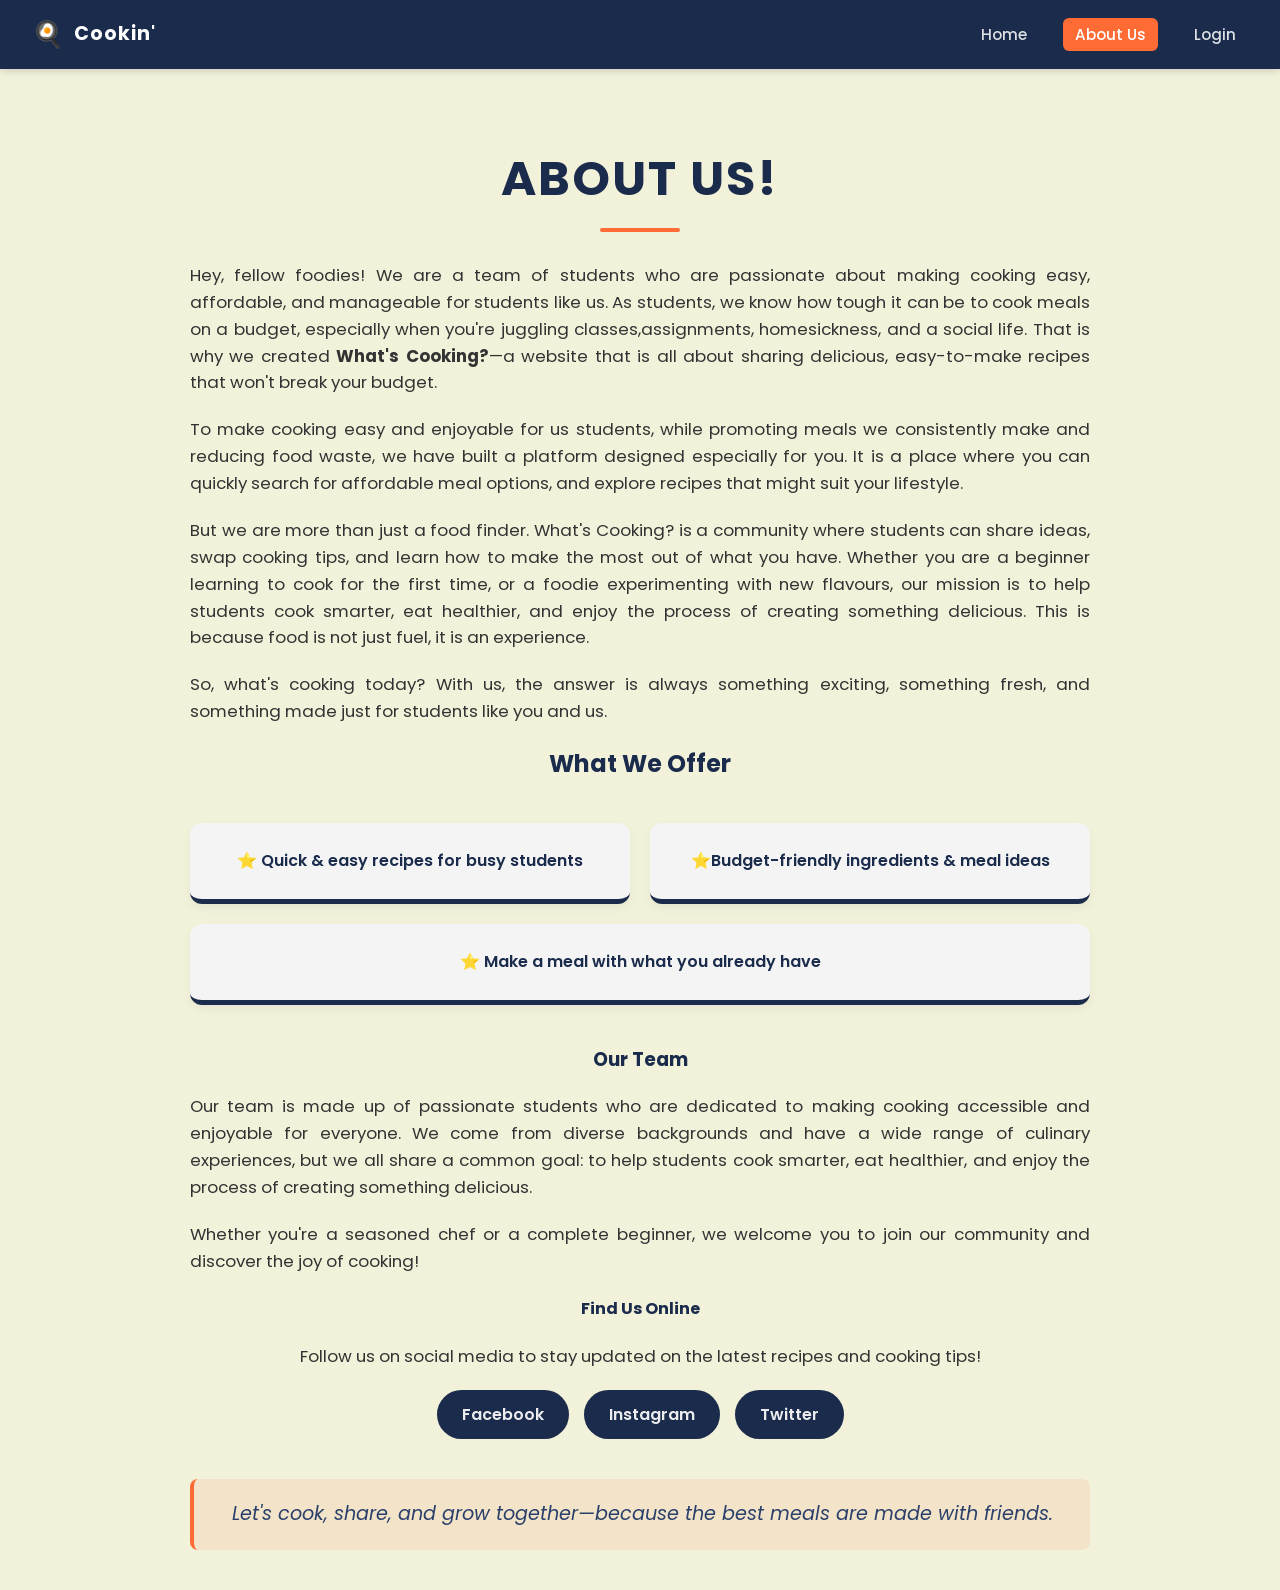
<file: aboutuspage.html>
<!DOCTYPE html>
<html lang="en">
<head>
    <meta charset="UTF-8">
    <meta name="viewport" content="width=device-width, initial-scale=1.0">
    <title>What's Cooking - About Us</title>
    <link href="https://fonts.googleapis.com/css2?family=Poppins:wght@300;400;600;700&display=swap" rel="stylesheet">
    
    <style>
        /* --- Color Palette & Global Variables --- */
        :root {
            --navy: #1A2B4C;
            --navy-light: #2A406B;
            --orange: #FF6B35;
            --orange-hover: #E85A28;
            --bg-color: #f2f1da;
            --text-main: #333333;
            --white: #f5f5f5f5;
        }

        /* --- Global Styles --- */
        body {
            font-family: 'Poppins', sans-serif;
            background-color: var(--bg-color);
            color: var(--text-main);
            line-height: 1.6;
            margin: 0;
            padding: 0;
        }

        .container {
            max-width: 900px;
            margin: 0 auto;
            padding: 40px 20px;
        }

        /* --- Typography --- */
        h1, h2, h3, h4 {
            color: var(--navy);
            text-align: center;
        }

        h1 {
            font-size: 3em;
            margin-bottom: 10px;
            text-transform: uppercase;
            letter-spacing: 2px;
        }

        /* Custom underline for main heading */
        h1::after {
            content: '';
            display: block;
            width: 80px;
            height: 4px;
            background: var(--orange);
            margin: 10px auto 30px;
            border-radius: 2px;
        }

        p {
            font-size: 1.05em;
            margin-bottom: 20px;
            text-align: justify;
        }

        /* --- Header image --- */
        .header-img {
            display: block;
            margin: 0 auto 30px;
            border-radius: 50%;
            border: 5px solid var(--orange);
            box-shadow: 0 8px 20px rgba(26, 43, 76, 0.2);
            transition: transform 0.4s ease, box-shadow 0.4s ease;
        }

        /* Interactive pulse effect on logo hover */
        .header-img:hover {
            transform: scale(1.05) rotate(3deg);
            box-shadow: 0 12px 25px rgba(255, 107, 53, 0.4);
        }

        /* --- Interactive Cards (What We Offer) --- */
        .offer-container {
            display: flex;
            justify-content: space-between;
            gap: 20px;
            margin: 40px 0;
            flex-wrap: wrap;
        }

        .offer-card {
            background: var(--white);
            flex: 1;
            min-width: 250px;
            padding: 25px 20px;
            border-radius: 12px;
            text-align: center;
            font-weight: 600;
            color: var(--navy);
            border-bottom: 5px solid var(--navy);
            box-shadow: 0 4px 10px rgba(0,0,0,0.05);
            transition: all 0.3s ease;
            cursor: default;
        }

        /* Hover effect lifts the card and changes border color */
        .offer-card:hover {
            transform: translateY(-10px);
            border-bottom: 5px solid var(--orange);
            box-shadow: 0 10px 20px rgba(255, 107, 53, 0.15);
            color: var(--orange);
        }

        /* --- Social Media Links --- */
        .social-links {
            list-style: none;
            padding: 0;
            display: flex;
            justify-content: center;
            gap: 15px;
            margin-bottom: 40px;
        }

        .social-links li a {
            display: inline-block;
            background-color: var(--navy);
            color: var(--white);
            text-decoration: none;
            padding: 12px 25px;
            border-radius: 30px;
            font-weight: 600;
            transition: background-color 0.3s ease, transform 0.3s ease;
        }

        .social-links li a:hover {
            background-color: var(--orange);
            transform: translateY(-3px);
            box-shadow: 0 5px 15px rgba(255, 107, 53, 0.3);
        }

        .footer-note {
            text-align: center;
            font-size: 1.2em;
            font-style: italic;
            color: var(--navy-light);
            background: rgba(255, 107, 53, 0.1);
            padding: 20px;
            border-radius: 8px;
            border-left: 4px solid var(--orange);
        }

         /* --- Navigation Bar --- */
        .site-nav {
            background-color: #1A2B4C;
            display: flex;
            align-items: center;
            justify-content: space-between;
            padding: 14px 32px;
            box-shadow: 0 2px 8px rgba(0,0,0,0.15);
            position: sticky;
            top: 0;
            z-index: 100;
            width: 100%;
            box-sizing: border-box;
        }

        .nav-logo {
            display: flex;
            align-items: center;
            gap: 10px;
            text-decoration: none;
        }

        .nav-logo .logo-icon { font-size: 1.6em; }

        .nav-logo .logo-text {
            font-size: 1.2em;
            font-weight: 700;
            color: #ffffff;
            letter-spacing: 1px;
        }

        .nav-links {
            display: flex !important;
            gap: 24px;
            list-style: none;
            margin: 0;
            padding: 0;
        }

        .nav-links a {
            color: rgba(255,255,255,0.85);
            text-decoration: none;
            font-weight: 500;
            font-size: 0.95em;
            padding: 6px 12px;
            border-radius: 6px;
            transition: background 0.2s, color 0.2s;
        }

        .nav-links a:hover,
        .nav-links a.active {
            background-color: #FF6B35;
            color: #ffffff;
        }
        
    </style>
</head>
<body>

     <!-- Navigation Bar -->
    <nav class="site-nav">
        <a href="index.html" class="nav-logo">
            <span class="logo-icon">🍳</span>
            <span class="logo-text">Cookin'</span>
        </a>
        <ul class="nav-links">
            <li><a href="index.html">Home</a></li>
            <li><a href="aboutuspage.html" class="active">About Us</a></li>
            <li><a href="login.html">Login</a></li>
        </ul>
    </nav>

    <div class="container">
        <h1>About Us!</h1>
        
        <p>Hey, fellow foodies! We are a team of students who are passionate about making cooking easy, affordable, and manageable for students like us. As students, we know how tough it can be to cook meals on a budget, especially when you're juggling classes,assignments, homesickness, and a social life. That is why we created <strong>What's Cooking?</strong>—a website that is all about sharing delicious, easy-to-make recipes that won't break your budget.</p>
        
        <p>To make cooking easy and enjoyable for us students, while promoting meals we consistently make and reducing food waste, we have built a platform designed especially for you. It is a place where you can quickly search for affordable meal options, and explore recipes that might suit your lifestyle.</p>
        
        <p>But we are more than just a food finder. What's Cooking? is a community where students can share ideas, swap cooking tips, and learn how to make the most out of what you have. Whether you are a beginner learning to cook for the first time, or a foodie experimenting with new flavours, our mission is to help students cook smarter, eat healthier, and enjoy the process of creating something delicious. This is because food is not just fuel, it is an experience.</p>
        
        <p>So, what's cooking today? With us, the answer is always something exciting, something fresh, and something made just for students like you and us.</p>
        
        <h2>What We Offer</h2>
        <div class="offer-container">
            <div class="offer-card">⭐ Quick & easy recipes for busy students</div>
            <div class="offer-card"> ⭐Budget-friendly ingredients & meal ideas</div>
            <div class="offer-card">⭐ Make a meal with what you already have</div>
        </div>

        <h3>Our Team</h3>
        <p>Our team is made up of passionate students who are dedicated to making cooking accessible and enjoyable for everyone. We come from diverse backgrounds and have a wide range of culinary experiences, but we all share a common goal: to help students cook smarter, eat healthier, and enjoy the process of creating something delicious.</p>
        <p>Whether you're a seasoned chef or a complete beginner, we welcome you to join our community and discover the joy of cooking!</p>
             
        <h4>Find Us Online</h4>
        <p style="text-align: center;">Follow us on social media to stay updated on the latest recipes and cooking tips!</p>
        <ul class="social-links">
            <li><a href="#"="_blank">Facebook</a></li>
            <li><a href="#"="_blank">Instagram</a></li>
            <li><a href="#"="_blank">Twitter</a></li>
        </ul>

        <div class="footer-note">
            Let's cook, share, and grow together—because the best meals are made with friends.
        </div>
    </div>

</body>
</html>
</file>
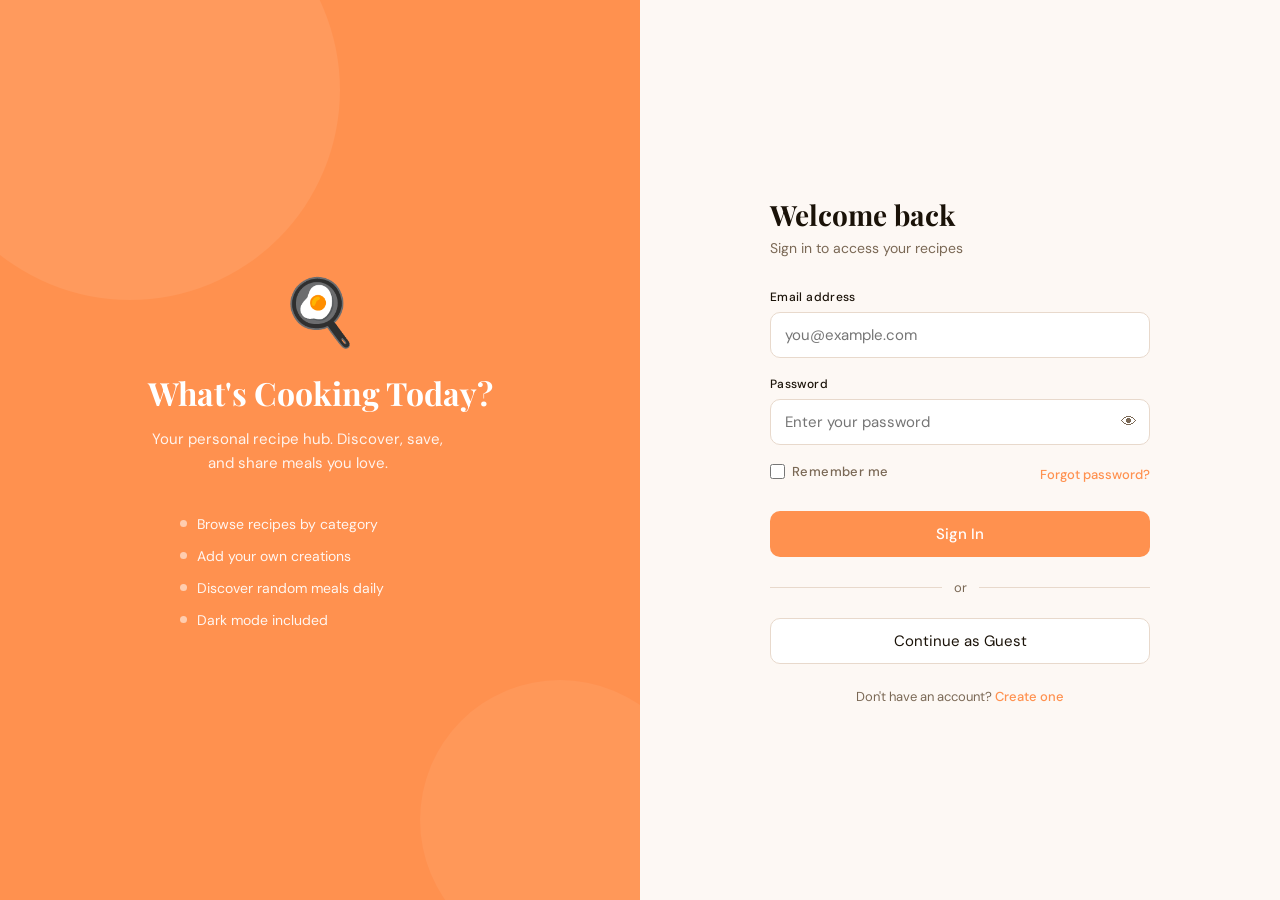
<file: login.html>
<!DOCTYPE html>
<html lang="en">
<head>
    <meta charset="UTF-8" />
    <meta name="viewport" content="width=device-width, initial-scale=1.0" />
    <title>Login — What's Cooking Today?</title>
    <link rel="preconnect" href="https://fonts.googleapis.com">
    <link href="https://fonts.googleapis.com/css2?family=Playfair+Display:wght@700&family=DM+Sans:wght@400;500&display=swap" rel="stylesheet">
    <style>
        *, *::before, *::after { box-sizing: border-box; margin: 0; padding: 0; }

        body {
            font-family: 'DM Sans', Arial, sans-serif;
            background-color: #fdf8f4;
            min-height: 100vh;
            display: grid;
            grid-template-columns: 1fr 1fr;
        }

        .panel-left {
            background-color: #ff914f;
            display: flex;
            flex-direction: column;
            justify-content: center;
            align-items: center;
            padding: 60px 48px;
            position: relative;
            overflow: hidden;
        }

        .panel-left::before {
            content: '';
            position: absolute;
            width: 420px; height: 420px;
            border-radius: 50%;
            background: rgba(255,255,255,0.08);
            top: -120px; left: -80px;
        }

        .panel-left::after {
            content: '';
            position: absolute;
            width: 280px; height: 280px;
            border-radius: 50%;
            background: rgba(255,255,255,0.06);
            bottom: -60px; right: -60px;
        }

        .brand { position: relative; z-index: 1; text-align: center; color: white; }
        .brand-emoji { font-size: 64px; display: block; margin-bottom: 20px; }
        .brand h1 { font-family: 'Playfair Display', serif; font-size: 32px; line-height: 1.2; margin-bottom: 14px; }
        .brand p { font-size: 15px; opacity: 0.9; line-height: 1.6; max-width: 300px; }

        .features { margin-top: 40px; display: flex; flex-direction: column; gap: 14px; width: 100%; max-width: 280px; position: relative; z-index: 1; }
        .feat { display: flex; align-items: center; gap: 10px; color: white; font-size: 14px; opacity: 0.92; }
        .feat-dot { width: 7px; height: 7px; border-radius: 50%; background: rgba(255,255,255,0.6); flex-shrink: 0; }

        .panel-right {
            display: flex;
            flex-direction: column;
            justify-content: center;
            align-items: center;
            padding: 60px 48px;
            background: #fdf8f4;
        }

        .login-box { width: 100%; max-width: 380px; }
        .login-box h2 { font-family: 'Playfair Display', serif; font-size: 28px; color: #1a1208; margin-bottom: 6px; }
        .login-box .subtitle { color: #7a6855; font-size: 14px; margin-bottom: 32px; }

        .error-msg {
            background: #fff0f0; border: 1px solid #f5c0c0; border-radius: 8px;
            padding: 10px 14px; font-size: 13px; color: #c0392b;
            margin-bottom: 18px; display: none;
        }

        .form-group { margin-bottom: 18px; }
        label { display: block; font-size: 12px; font-weight: 500; color: #1a1208; margin-bottom: 7px; letter-spacing: 0.03em; }

        input[type="email"],
        input[type="password"],
        input[type="text"] {
            width: 100%; padding: 12px 14px;
            border: 1.5px solid #e8d9cc; border-radius: 10px;
            font-size: 15px; font-family: inherit;
            background: white; color: #1a1208; outline: none;
            transition: border-color 0.2s, box-shadow 0.2s;
        }

        input:focus { border-color: #ff914f; box-shadow: 0 0 0 3px rgba(255,145,79,0.14); }

        .password-wrapper { position: relative; }
        .password-wrapper input { padding-right: 44px; }
        .toggle-password {
            position: absolute; right: 13px; top: 50%; transform: translateY(-50%);
            background: none; border: none; cursor: pointer; color: #7a6855; font-size: 16px; padding: 0;
        }

        .row { display: flex; justify-content: space-between; align-items: center; margin-bottom: 24px; }
        .remember { display: flex; align-items: center; gap: 7px; font-size: 13px; color: #7a6855; cursor: pointer; }
        .remember input[type="checkbox"] { width: 15px; height: 15px; accent-color: #ff914f; cursor: pointer; }
        .forgot { font-size: 13px; color: #ff914f; text-decoration: none; font-weight: 500; }
        .forgot:hover { text-decoration: underline; }

        .btn-login {
            width: 100%; padding: 13px; background: #ff914f; color: white;
            border: none; border-radius: 10px; font-size: 15px; font-weight: 500;
            font-family: inherit; cursor: pointer; transition: background 0.2s;
        }
        .btn-login:hover { background: #e07030; }
        .btn-login:active { transform: scale(0.98); }

        .divider {
            display: flex; align-items: center; gap: 12px;
            margin: 22px 0; color: #7a6855; font-size: 13px;
        }
        .divider::before, .divider::after { content: ''; flex: 1; height: 1px; background: #e8d9cc; }

        .btn-guest {
            width: 100%; padding: 12px; background: white; color: #1a1208;
            border: 1.5px solid #e8d9cc; border-radius: 10px; font-size: 15px;
            font-family: inherit; cursor: pointer; text-decoration: none;
            display: block; text-align: center; transition: border-color 0.2s, background 0.2s;
        }
        .btn-guest:hover { border-color: #ff914f; background: #fff3ec; }

        .signup-link { text-align: center; margin-top: 24px; font-size: 13px; color: #7a6855; }
        .signup-link a { color: #ff914f; font-weight: 500; text-decoration: none; }
        .signup-link a:hover { text-decoration: underline; }

        @media (max-width: 680px) {
            body { grid-template-columns: 1fr; }
            .panel-left { display: none; }
            .panel-right { padding: 48px 24px; }
        }
    </style>
</head>
<body>
    <div class="panel-left">
        <div class="brand">
            <span class="brand-emoji">🍳</span>
            <h1>What's Cooking Today?</h1>
            <p>Your personal recipe hub. Discover, save, and share meals you love.</p>
        </div>
        <div class="features">
            <div class="feat"><div class="feat-dot"></div><span>Browse recipes by category</span></div>
            <div class="feat"><div class="feat-dot"></div><span>Add your own creations</span></div>
            <div class="feat"><div class="feat-dot"></div><span>Discover random meals daily</span></div>
            <div class="feat"><div class="feat-dot"></div><span>Dark mode included</span></div>
        </div>
    </div>

    <div class="panel-right">
        <div class="login-box">
            <h2>Welcome back</h2>
            <p class="subtitle">Sign in to access your recipes</p>

            <div class="error-msg" id="errorMsg"></div>

            <div class="form-group">
                <label for="email">Email address</label>
                <input type="email" id="email" placeholder="you@example.com" autocomplete="email" />
            </div>

            <div class="form-group">
                <label for="password">Password</label>
                <div class="password-wrapper">
                    <input type="password" id="password" placeholder="Enter your password" autocomplete="current-password" />
                    <button class="toggle-password" id="togglePwd" type="button" aria-label="Toggle password visibility">👁</button>
                </div>
            </div>

            <div class="row">
                <label class="remember">
                    <input type="checkbox" id="remember" /> Remember me
                </label>
                <a href="#" class="forgot">Forgot password?</a>
            </div>

            <button class="btn-login" id="loginBtn">Sign In</button>

            <div class="divider">or</div>

            <a href="index.html" class="btn-guest">Continue as Guest</a>

            <p class="signup-link">Don't have an account? <a href="#">Create one</a></p>
        </div>
    </div>

    <script>
        document.getElementById('togglePwd').addEventListener('click', function () {
            const pwd = document.getElementById('password');
            const show = pwd.type === 'password';
            pwd.type = show ? 'text' : 'password';
            this.textContent = show ? '🙈' : '👁';
        });

        function showError(msg) {
            const el = document.getElementById('errorMsg');
            el.textContent = msg;
            el.style.display = 'block';
        }

        document.getElementById('loginBtn').addEventListener('click', function () {
            const email    = document.getElementById('email').value.trim();
            const password = document.getElementById('password').value;
            document.getElementById('errorMsg').style.display = 'none';

            if (!email || !password) {
                showError('Please enter your email and password.');
                return;
            }
            if (!email.includes('@')) {
                showError('Please enter a valid email address.');
                return;
            }
            if (password.length < 6) {
                showError('Password must be at least 6 characters.');
                return;
            }

            // Demo login — replace with real auth when ready
            window.location.href = 'index.html';
        });

        document.addEventListener('keydown', function (e) {
            if (e.key === 'Enter') document.getElementById('loginBtn').click();
        });
    </script>
</body>
</html>
</file>
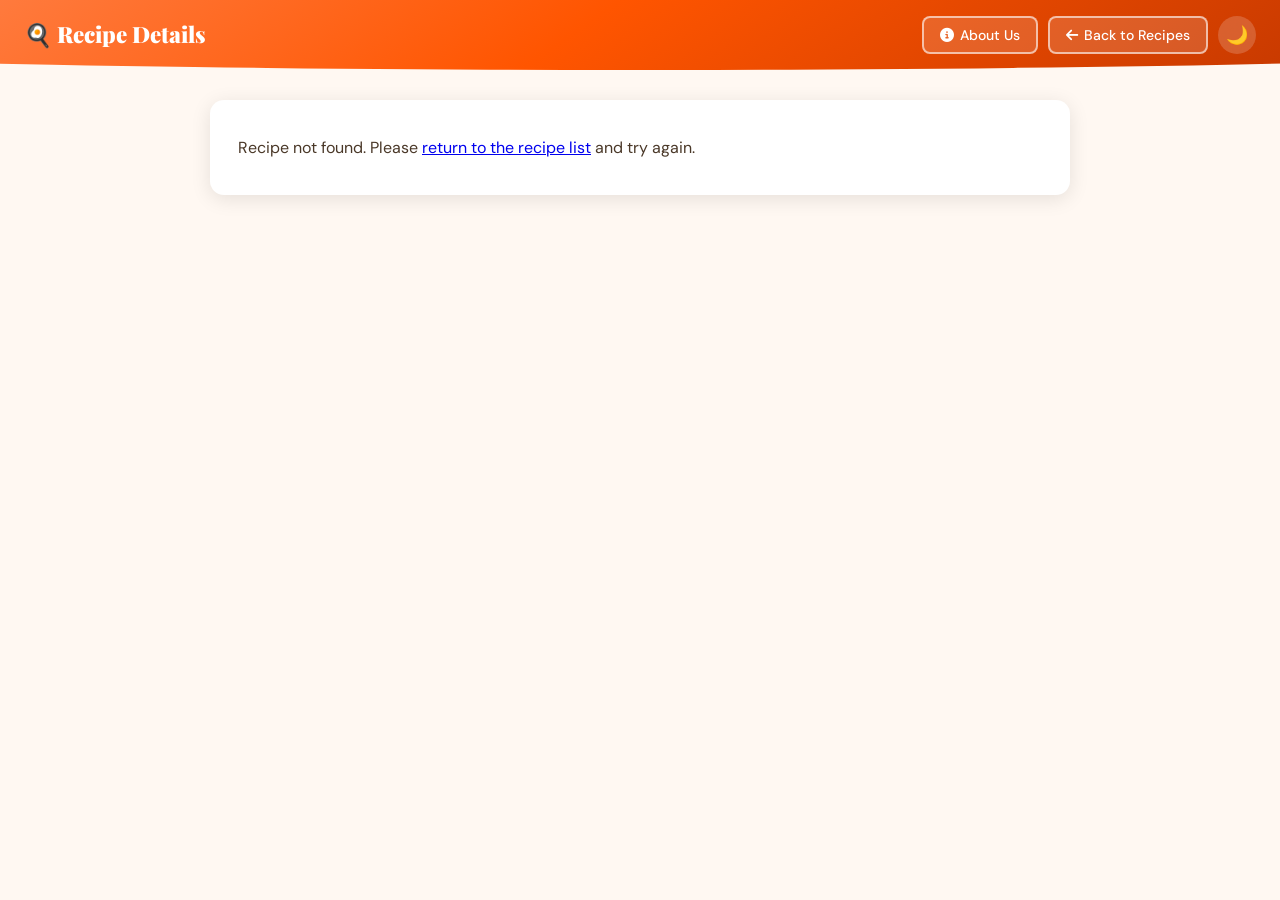
<file: recipe-detail.html>
﻿<!DOCTYPE html>
<html lang="en">
 <head>
    <meta charset="UTF-8">
    <meta name="viewport" content="width=device-width, initial-scale=1.0">
    <title>Recipe Details</title>
    <link rel="stylesheet" href="styles.css">
    <link rel="preconnect" href="https://fonts.googleapis.com">
    <link href="https://fonts.googleapis.com/css2?family=Playfair+Display:wght@700&family=DM+Sans:wght@300;400;500;600&display=swap" rel="stylesheet">
    <link rel="stylesheet" href="https://cdnjs.cloudflare.com/ajax/libs/font-awesome/6.5.0/css/all.min.css">
    <style>
        .detail-header {
            display: flex;
            flex-wrap: wrap;
            justify-content: space-between;
            align-items: center;
            padding: 16px 24px;
            background: linear-gradient(145deg, #ff7a3d 0%, #ff5500 45%, #c93a00 100%);
            color: white;
            gap: 12px;
        }
        .detail-header h1 {
            font-family: 'Playfair Display', serif;
            font-size: 1.4rem;
            margin: 0;
        }
        .header-controls {
            display: flex;
            gap: 10px;
            align-items: center;
        }
        .back-btn {
            padding: 8px 16px;
            border: 2px solid rgba(255,255,255,0.6);
            border-radius: 8px;
            background: rgba(255,255,255,0.15);
            color: white;
            cursor: pointer;
            font-size: 14px;
            font-family: 'DM Sans', sans-serif;
            font-weight: 500;
            text-decoration: none;
            display: inline-flex;
            align-items: center;
            gap: 6px;
            transition: background 0.2s;
        }
        .back-btn:hover { background: rgba(255,255,255,0.28); }

        .dark-toggle {
            background: rgba(255,255,255,0.18);
            border: none;
            border-radius: 50%;
            width: 38px; height: 38px;
            cursor: pointer;
            font-size: 18px;
            display: flex; align-items: center; justify-content: center;
            transition: background 0.2s;
        }
        .dark-toggle:hover { background: rgba(255,255,255,0.3); }

        #recipeDetail {
            max-width: 900px;
            margin: 30px auto;
            padding: 0 20px 40px;
        }
        .recipe-detail-card {
            background-color: white;
            border-radius: 14px;
            box-shadow: 0 4px 20px rgba(0,0,0,0.1);
            overflow: hidden;
        }
        body.dark-mode .recipe-detail-card {
            background-color: #2a2018;
            color: #f5ede6;
        }
        body.dark-mode .recipe-detail-card h2,
        body.dark-mode .recipe-detail-card h3,
        body.dark-mode .recipe-detail-card p,
        body.dark-mode .recipe-detail-card li {
            color: #f5ede6;
        }
        .recipe-detail-card img {
            width: 100%;
            height: 320px;
            object-fit: cover;
        }
        .recipe-detail-card .content {
            padding: 28px;
        }
        .recipe-detail-card h2 {
            font-family: 'Playfair Display', serif;
            font-size: 1.8rem;
            color: #1a1008;
            margin: 0 0 10px;
        }
        .recipe-detail-card h3 {
            font-size: 1.1rem;
            color: #ff7a3d;
            margin: 22px 0 8px;
        }
        .recipe-detail-card p,
        .recipe-detail-card li {
            color: #4a3828;
            line-height: 1.7;
            margin: 6px 0;
        }
        .recipe-detail-card ul,
        .recipe-detail-card ol {
            padding-left: 22px;
        }
        .category-badge {
            display: inline-block;
            background: #fff3ec;
            color: #ff7a3d;
            border: 1px solid #ffd0aa;
            border-radius: 20px;
            padding: 4px 14px;
            font-size: 13px;
            font-weight: 600;
            margin-bottom: 14px;
        }
        body.dark-mode .category-badge {
            background: #3a2010;
            border-color: #8a4020;
        }

        @media (max-width: 600px) {
            .detail-header h1 { font-size: 1.1rem; }
            .recipe-detail-card img { height: 200px; }
            .recipe-detail-card .content { padding: 18px; }
            .recipe-detail-card h2 { font-size: 1.4rem; }
            #recipeDetail { margin: 16px auto; padding: 0 12px 30px; }
        }
    </style>
</head>
<body>
    <header class="detail-header">
        <h1>🍳 Recipe Details</h1>
        <div class="header-controls">
            <a class="back-btn" href="aboutuspage.html"><i class="fa fa-info-circle"></i> About Us</a>
            <a class="back-btn" href="index.html"><i class="fa fa-arrow-left"></i> Back to Recipes</a>
            <button class="dark-toggle" id="darkModeToggle" aria-label="Toggle dark mode">🌙</button>
        </div>
    </header>

    <main id="recipeDetail"></main>

   <script>
        // ── Dark mode: persist across pages ──────────────────────────────────
        const toggle = document.getElementById('darkModeToggle');

        if (localStorage.getItem('darkMode') === 'on') {
            document.body.classList.add('dark-mode');
            toggle.textContent = '☀️';
        }

        toggle.addEventListener('click', () => {
            const isDark = document.body.classList.toggle('dark-mode');
            localStorage.setItem('darkMode', isDark ? 'on' : 'off');
            toggle.textContent = isDark ? '☀️' : '🌙';
        });

        // ── Recipe rendering ──────────────────────────────────────────────────
        function getQueryParam(name) {
            return new URLSearchParams(window.location.search).get(name);
        }

        function buildIngredients(meal) {
            const items = [];
            for (let i = 1; i <= 20; i++) {
                const ingredient = meal[`strIngredient${i}`];
                const measure = meal[`strMeasure${i}`];
                if (ingredient && ingredient.trim()) {
                    items.push(`${measure ? measure.trim() + ' ' : ''}${ingredient.trim()}`.trim());
                }
            }
            return items;
        }

        function renderRecipe(recipe) {
            const ingredientsList = Array.isArray(recipe.ingredients)
                ? recipe.ingredients.map(item => `<li>${item}</li>`).join('')
                : String(recipe.ingredients).split('\n').map(i => `<li>${i}</li>`).join('');

            const directionsList = Array.isArray(recipe.directions)
                ? recipe.directions.map(step => `<li>${step}</li>`).join('')
                : String(recipe.directions).split('\n').map(s => `<li>${s}</li>`).join('');

            recipeDetail.innerHTML = `
                <div class="recipe-detail-card">
                    <img src="${recipe.image}" alt="${recipe.name}">
                    <div class="content">
                        <h2>${recipe.name}</h2>
                        <span class="category-badge">${recipe.category.toUpperCase()}</span>
                        <p>${recipe.description}</p>
                        <h3>🧂 Ingredients</h3>
                        <ul>${ingredientsList}</ul>
                        <h3>📋 Directions</h3>
                        <ol>${directionsList}</ol>
                    </div>
                </div>
            `;
        }

        const recipeDetail = document.getElementById('recipeDetail');
        const random = getQueryParam('random') === 'true';
        let recipe = null;

        if (random) {
            const storedMeal = sessionStorage.getItem('randomMeal');
            if (storedMeal) {
                const meal = JSON.parse(storedMeal);
                recipe = {
                    name: meal.strMeal,
                    image: meal.strMealThumb,
                    description: meal.strInstructions.split('. ')[0] || meal.strInstructions,
                    category: meal.strCategory || 'Unknown',
                    ingredients: buildIngredients(meal),
                    directions: meal.strInstructions.split(/\.\s+|\n/).filter(Boolean)
                };
            }
        } else {
            const stored = sessionStorage.getItem('selectedRecipe');
            if (stored) recipe = JSON.parse(stored);
        }

        if (!recipe) {
            recipeDetail.innerHTML = '<div class="recipe-detail-card"><div class="content"><p>Recipe not found. Please <a href="index.html">return to the recipe list</a> and try again.</p></div></div>';
        } else {
            renderRecipe(recipe);
        }
    </script>
</body>
</html>
</file>
<file: styles.css>
/* ── Reset & Base ── */
*, *::before, *::after { box-sizing: border-box; }

:root {
    --orange:      #ff7a3d;
    --orange-deep: #e85d20;
    --cream:       #fff8f2;
    --text-dark:   #1a1008;
    --text-muted:  #7a5c48;
}


body {
    margin: 0;
    font-family: 'DM Sans', Arial, sans-serif;
    background-color: var(--cream);
    color: var(--text-dark);
    transition: background-color 0.3s, color 0.3s;
}

body.dark-mode {
    --cream: #161210;
    --text-dark: #f5ede6;
    --text-muted: #a08878;
    background-color: #161210;
    color: #f5ede6;
}


/* ── Header ── */
 header {
    position: relative;
    overflow: hidden;
    background: linear-gradient(145deg, #ff7a3d 0%, #ff5500 45%, #c93a00 100%);
    color: white;
    padding-bottom: 60px;
    /* wave bottom edge */
    clip-path: ellipse(120% 100% at 50% 0%);
}

/* Decorative blurred orbs */
.header-orb {
    position: absolute;
    border-radius: 50%;
    filter: blur(60px);
    opacity: 0.25;
    pointer-events: none;
}
.orb-1 {
    width: 340px; height: 340px;
    background: #ffcc88;
    top: -80px; left: -80px;
}
.orb-2 {
    width: 260px; height: 260px;
    background: #ff2200;
    top: 20px; right: -60px;
}
.orb-3 {
    width: 200px; height: 200px;
    background: #ffe4b0;
    bottom: 20px; left: 40%;
}

/* ── Nav bar ── */
.header-nav {
    position: relative;
    z-index: 2;
    display: flex;
    align-items: center;
    justify-content: space-between;
    padding: 22px 36px;
}

.nav-logo {
    display: flex;
    align-items: center;
    gap: 10px;
}
.logo-icon { font-size: 1.7rem; }
.logo-text {
    font-family: 'Playfair Display', serif;
    font-size: 1.4rem;
    font-weight: 900;
    letter-spacing: -0.5px;
    color: white;
}

.nav-links {
    display: flex;
    gap: 28px;
}
.nav-links a {
    color: rgba(255,255,255,0.85);
    text-decoration: none;
    font-size: 0.95rem;
    font-weight: 500;
    letter-spacing: 0.3px;
    transition: color 0.2s;
}
.nav-links a:hover { color: white; }

.dark-toggle {
    background: rgba(255,255,255,0.18);
    border: 1.5px solid rgba(255,255,255,0.35);
    border-radius: 50px;
    padding: 8px 16px;
    color: white;
    font-size: 1rem;
    cursor: pointer;
    backdrop-filter: blur(8px);
    transition: background 0.2s, transform 0.15s;
}
.dark-toggle:hover {
    background: rgba(255,255,255,0.28);
    transform: scale(1.06);
}

/* ── Hero content ── */
.header-hero {
    position: relative;
    z-index: 2;
    text-align: center;
    padding: 12px 24px 0;
    max-width: 780px;
    margin: 0 auto;
}

.header-eyebrow {
    font-size: 0.78rem;
    font-weight: 600;
    letter-spacing: 3px;
    text-transform: uppercase;
    color: rgba(255,255,255,0.7);
    margin: 0 0 14px;
    animation: fadeSlideDown 0.6s ease both;
}

header h1 {
    font-family: 'Playfair Display', serif;
    font-size: clamp(2.6rem, 6vw, 4.2rem);
    font-weight: 900;
    line-height: 1.05;
    margin: 0 0 14px;
    color: white;
    animation: fadeSlideDown 0.7s 0.1s ease both;
}
header h1 em {
    font-style: italic;
    color: #ffe0b8;
}

.header-subtitle {
    font-size: 1.05rem;
    color: rgba(255,255,255,0.78);
    margin: 0 0 34px;
    font-weight: 300;
    animation: fadeSlideDown 0.7s 0.2s ease both;
}

/* ── Search bar ── */
.search-form {
    animation: fadeSlideDown 0.7s 0.3s ease both;
}

.search-row {
    position: relative;
    display: flex;
    align-items: center;
    background: white;
    border-radius: 50px;
    box-shadow: 0 8px 32px rgba(0,0,0,0.18);
    overflow: hidden;
    max-width: 620px;
    margin: 0 auto;
    transition: box-shadow 0.2s;
}
.search-row:focus-within {
    box-shadow: 0 8px 40px rgba(0,0,0,0.28);
}

.search-icon {
    padding: 0 0 0 22px;
    color: var(--orange);
    font-size: 1rem;
    flex-shrink: 0;
}

.search-row input {
    flex: 1;
    border: none;
    outline: none;
    padding: 17px 16px;
    font-size: 1rem;
    font-family: 'DM Sans', sans-serif;
    color: var(--text-dark);
    background: transparent;
}

.search-row input::placeholder { color: #b09080; }

.search-row button {
    background: linear-gradient(135deg, var(--orange), var(--orange-deep));
    color: white;
    border: none;
    padding: 12px 28px;
    margin: 5px;
    border-radius: 40px;
    font-size: 0.95rem;
    font-weight: 600;
    font-family: 'DM Sans', sans-serif;
    cursor: pointer;
    transition: filter 0.2s, transform 0.15s;
    white-space: nowrap;
}
.search-row button:hover {
    filter: brightness(1.08);
    transform: scale(1.03);
}

/* ── Filter & Surprise row ── */
.header-actions {
    display: flex;
    align-items: center;
    justify-content: center;
    gap: 14px;
    margin-top: 20px;
    flex-wrap: wrap;
    animation: fadeSlideDown 0.7s 0.4s ease both;
}

.filter-wrap {
    position: relative;
    display: flex;
    align-items: center;
}
.filter-icon {
    position: absolute;
    left: 14px;
    color: rgba(255,255,255,0.75);
    font-size: 0.85rem;
    pointer-events: none;
}
.filter-wrap select {
    appearance: none;
    background: rgba(255,255,255,0.16);
    border: 1.5px solid rgba(255,255,255,0.35);
    color: white;
    padding: 11px 20px 11px 36px;
    border-radius: 50px;
    font-size: 0.9rem;
    font-family: 'DM Sans', sans-serif;
    cursor: pointer;
    backdrop-filter: blur(8px);
    transition: background 0.2s;
}
.filter-wrap select:hover  { background: rgba(255,255,255,0.24); }
.filter-wrap select option { color: var(--text-dark); background: white; }

.surprise-btn {
    background: rgba(255,255,255,0.18);
    border: 1.5px solid rgba(255,255,255,0.4);
    color: white;
    padding: 11px 22px;
    border-radius: 50px;
    font-size: 0.9rem;
    font-weight: 600;
    font-family: 'DM Sans', sans-serif;
    cursor: pointer;
    backdrop-filter: blur(8px);
    display: flex;
    align-items: center;
    gap: 8px;
    transition: background 0.2s, transform 0.15s;
}
.surprise-btn:hover {
    background: rgba(255,255,255,0.3);
    transform: scale(1.05);
}

/* ── Animations ── */
@keyframes fadeSlideDown {
    from { opacity: 0; transform: translateY(-18px); }
    to   { opacity: 1; transform: translateY(0); }
}

/* ── Dark mode header tweaks ── */
body.dark-mode header {
    background: linear-gradient(145deg, #b84c18 0%, #8c3010 45%, #5c1a00 100%);
}
body.dark-mode .search-row {
    background: #2a1810;
}
body.dark-mode .search-row input {
    color: #f5ede6;
}
body.dark-mode .search-row input::placeholder { color: #7a5c48; }

/* ── Recipe grid ── */
#recipes {
    display: grid;
    gap: 20px;
    padding: 20px;
    grid-template-columns: repeat(auto-fit, minmax(260px, 1fr));
}

.empty-state {
    grid-column: 1 / -1;
    text-align: center;
    font-size: 18px;
    color: #666;
    padding: 40px 20px;
}

/* ── Recipe card ── */
.recipe-card {
    background-color: white;
    border-radius: 10px;
    overflow: hidden;
    box-shadow: 0 4px 10px rgba(0, 0, 0, 0.1);
    cursor: pointer;
    transition: transform 0.2s, background-color 0.3s, color 0.3s;
}

body.dark-mode .recipe-card {
    background-color: #333;
    color: white;
}

body.dark-mode .recipe-card h3,
body.dark-mode .recipe-card p {
    color: white;
}

.recipe-card:hover {
    transform: scale(1.03);
}

.recipe-card img {
    width: 100%;
    height: 180px;
    object-fit: cover;
    background-color: #f0e0d0;
}

.recipe-card h3,
.recipe-card p {
    margin: 10px;
}

.recipe-card h3 {
    color:#1a1008;
    font-size: 1.1rem;
    font-weight: 700;
}
.recipe-card p {
    color: #4a3828;
    font-size: 0.9rem;
}


/* ── Add recipe form ── */
#addRecipe {
    max-width: 600px;
    margin: 40px auto;
    padding: 0 20px 40px;
}

#addRecipe h2 {
    margin-bottom: 16px;
    color: #ff914f;
}

#addRecipe input,
#addRecipe textarea,
#addRecipe select {
    width: 100%;
    padding: 12px;
    margin: 8px 0;
    border: 1px solid #ccc;
    border-radius: 6px;
    font-family: 'DM Sans', sans-serif;
    font-size: 14px;
}

#addRecipe textarea {
    min-height: 80px;
    resize: vertical;
}

body.dark-mode #addRecipe input,
body.dark-mode #addRecipe textarea,
body.dark-mode #addRecipe select {
    background-color: #2a2a2a;
    color: white;
    border-color: #555;
}

#addRecipe button {
    width: 100%;
    background-color: #ff914f;
    color: white;
    padding: 12px;
    border: none;
    font-size: 16px;
    border-radius: 6px;
    cursor: pointer;
    margin-top: 8px;
}

#addRecipe button:hover {
    background-color: #e07030;
}

/* ── Responsive ── */
@media (max-width: 500px) {
    .header-nav { padding: 16px 18px; }
    .nav-links { display: none; }
    .search-row button { padding: 10px 18px; }
}

#addRecipe {
    max-width: 760px;
    margin: 40px auto;
    padding: 0 20px 40px;
}

#addRecipe h2 {
    margin-bottom: 10px;
}

#addRecipe textarea {
    width: 100%;
    padding: 12px;
    margin: 8px 0;
    border: 1px solid #ccc;
    border-radius: 6px;
    font-family: 'DM Sans', sans-serif;
    font-size: 15px;
    resize: vertical;
    min-height: 80px;
    box-sizing: border-box;
}

#addRecipe input,
#addRecipe select {
    box-sizing: border-box;
}

/* ── Footer ── */
footer {
    background-color: #fffff0;
    color: #333;
    margin-top: 60px;
    padding: 40px 20px 20px;
    border-top: 2px solid #ff914f;
}

body.dark-mode footer {
    background-color: #2a2a2a;
    color: white;
}

.footer-content {
    max-width: 1200px;
    margin: 0 auto;
    display: grid;
    grid-template-columns: repeat(auto-fit, minmax(250px, 1fr));
    gap: 30px;
    margin-bottom: 30px;
}

.footer-section h3 {
    color: #ff914f;
    margin-bottom: 15px;
    font-size: 1.4rem;
}

.footer-section h4 {
    color: #ff914f;
    margin-bottom: 15px;
    font-size: 1.1rem;
}

.footer-section p {
    line-height: 1.6;
    margin: 0;
}

.footer-section ul {
    list-style: none;
    padding: 0;
    margin: 0;
}

.footer-section ul li {
    margin-bottom: 8px;
}

.footer-section ul li a {
    color: #333;
    text-decoration: none;
    transition: color 0.3s;
}

body.dark-mode .footer-section ul li a {
    color: white;
}

.footer-section ul li a:hover {
    color: #ff914f;
}

.social-links {
    display: flex;
    gap: 15px;
}

.social-links a {
    font-size: 20px;
    color: #333;
    transition: all 0.3s;
    display: inline-block;
    width: 40px;
    height: 40px;
    line-height: 40px;
    text-align: center;
    border-radius: 50%;
    background-color: rgba(255, 145, 79, 0.1);
}

body.dark-mode .social-links a {
    color: white;
    background-color: rgba(255, 145, 79, 0.2);
}

.social-links a:hover {
    transform: translateY(-2px);
    background-color: #ff914f;
    color: white;
}

.footer-bottom {
    text-align: center;
    border-top: 1px solid #ddd;
    padding-top: 20px;
    max-width: 1200px;
    margin: 0 auto;
}

body.dark-mode .footer-bottom {
    border-top-color: #555;
}

.footer-bottom p {
    margin: 0;
    font-size: 14px;
    color: #666;
}

body.dark-mode .footer-bottom p {
    color: #ccc;
}

/* ── Responsive Footer ── */
@media (max-width: 600px) {
    .footer-content {
        grid-template-columns: 1fr;
        text-align: center;
    }
    
    .social-links {
        justify-content: center;
    }
}

/* ── Responsive Mobile & Tablet ── */

/* Tablet (≤ 768px) */
@media (max-width: 768px) {
    /* Header hero */
    .header-hero h1 { font-size: 2.2rem; }
    .header-hero { padding: 30px 20px 40px; }

    /* Search bar */
    .search-form { max-width: 100%; }
    .search-row { flex-wrap: wrap; gap: 8px; }
    .search-row input { font-size: 15px; }

    /* Filter row */
    .header-actions { flex-direction: column; align-items: stretch; gap: 10px; }
    .filter-wrap, .surprise-btn { width: 100%; justify-content: center; }
    .filter-wrap select { width: 100%; }

    /* Recipe grid: 2 columns */
    #recipes { grid-template-columns: repeat(2, 1fr); }

    /* Add recipe form */
    #addRecipe { padding: 0 16px 32px; }
}

/* Mobile (≤ 500px) */
@media (max-width: 500px) {
    /* Nav */
    .header-nav { padding: 12px 16px; }
    .nav-links { display: none; }
    .logo-text { font-size: 1rem; }

    /* Hero */
    .header-hero h1 { font-size: 1.7rem; }
    .header-eyebrow { font-size: 0.8rem; }
    .header-subtitle { font-size: 0.9rem; }

    /* Search */
    .search-row { flex-direction: column; border-radius: 12px; padding: 10px; gap: 8px; }
    .search-row input { width: 100%; padding: 10px 8px; }
    .search-row button { width: 100%; padding: 11px; border-radius: 8px; }
    .search-icon { display: none; }

    /* Recipe grid: 1 column on small phones */
    #recipes { grid-template-columns: 1fr; padding: 12px; gap: 14px; }

    /* Recipe card */
    .recipe-card img { height: 160px; }
    .recipe-card h3 { font-size: 1rem; }

    /* Add recipe */
    #addRecipe input,
    #addRecipe textarea,
    #addRecipe select { font-size: 14px; }
    #addRecipe button { width: 100%; padding: 12px; }

    /* Footer */
    .footer-content { grid-template-columns: 1fr; text-align: center; gap: 20px; }
    .social-links { justify-content: center; }
    .footer-bottom p { font-size: 12px; }
}
</file>
